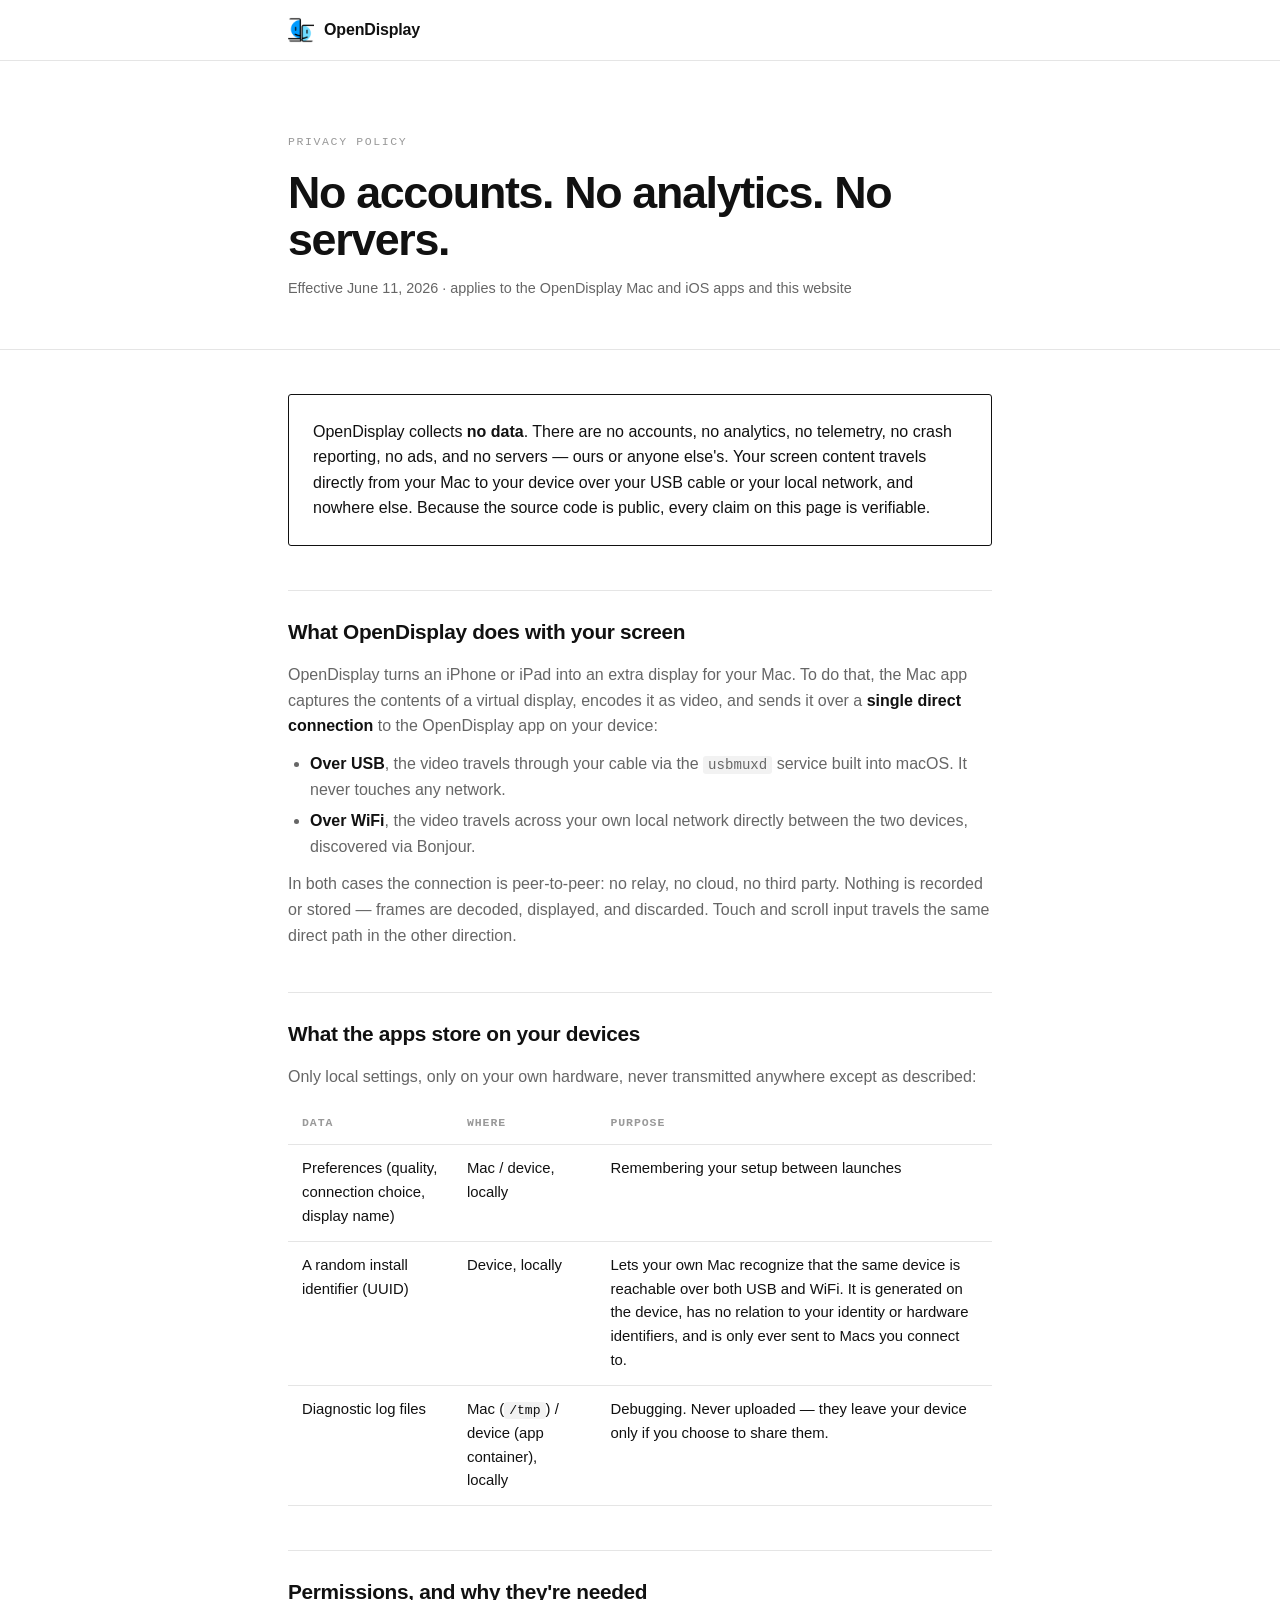
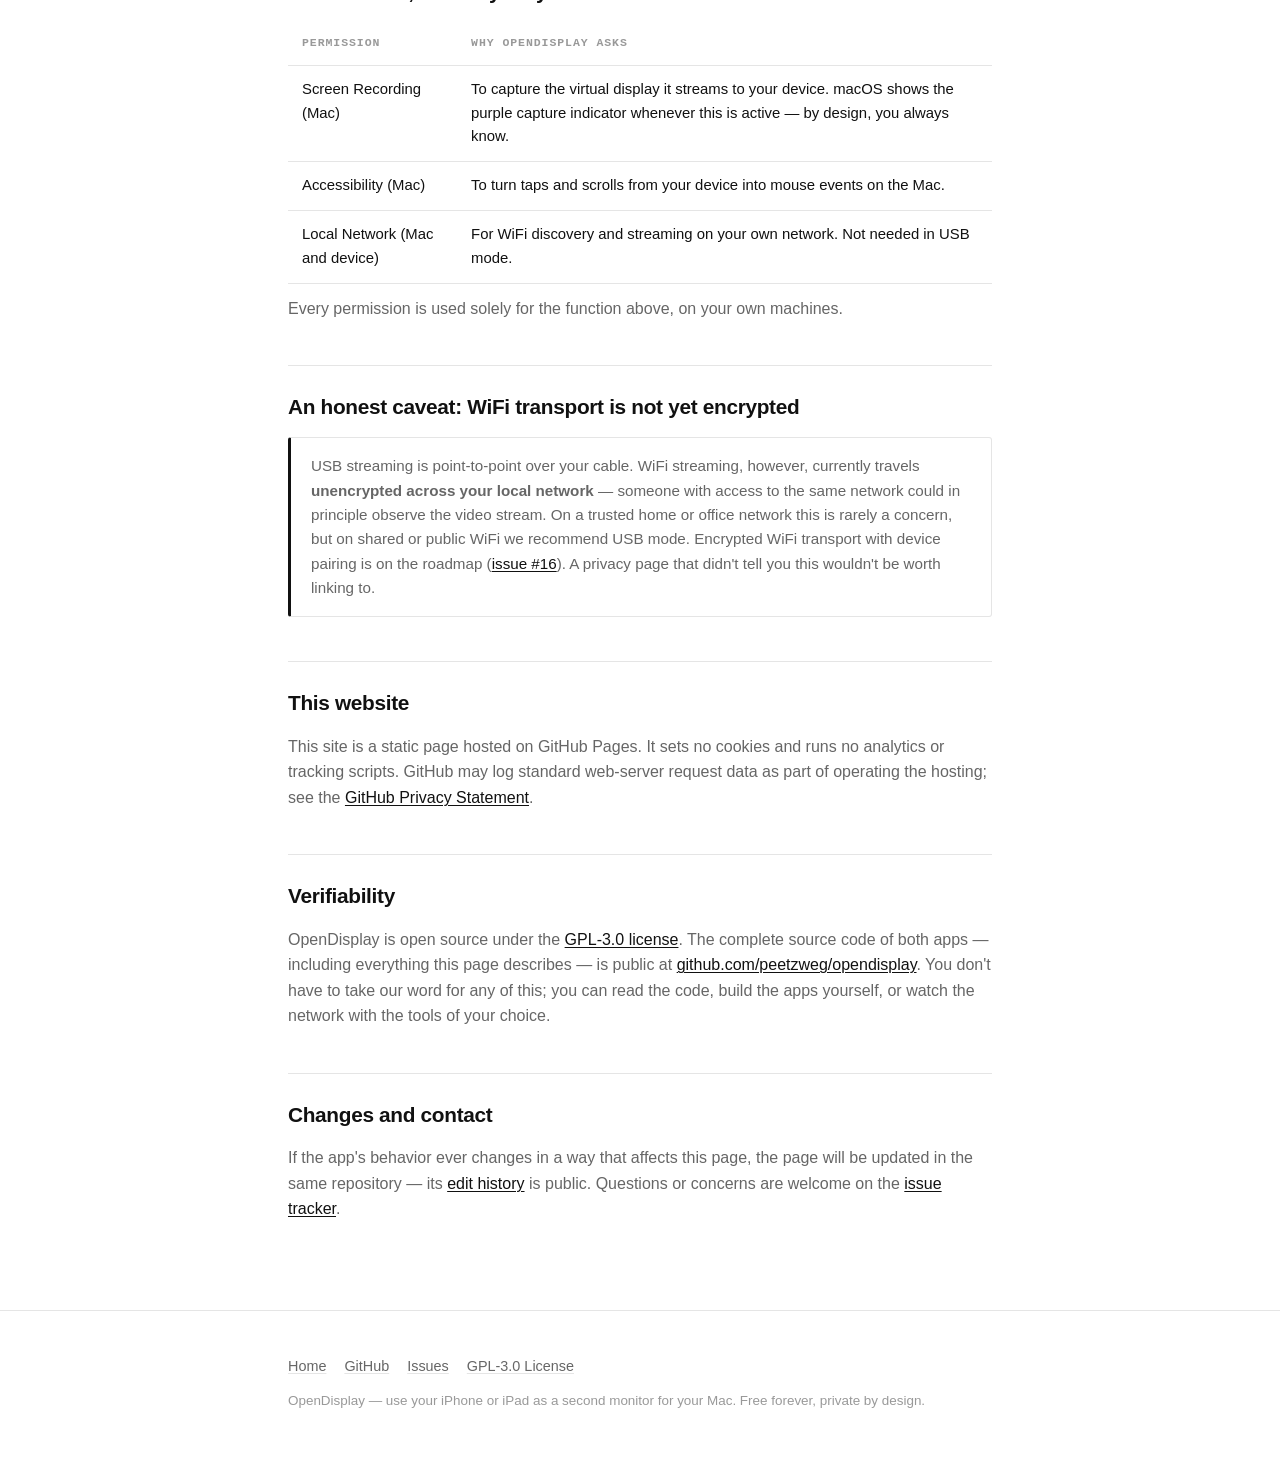
<file: public/privacy.html>
<!DOCTYPE html>
<html lang="en">
<head>
  <meta charset="utf-8" />
  <meta name="viewport" content="width=device-width, initial-scale=1" />
  <title>Privacy — OpenDisplay</title>
  <meta name="description" content="OpenDisplay's privacy policy: no data collection, no analytics, no accounts, no servers. Your screen content travels directly between your Mac and your device, over your cable or your local network." />
  <link rel="icon" type="image/png" href="icon-256.png" />
  <link rel="canonical" href="https://peetzweg.github.io/opendisplay/privacy.html" />
  <meta name="theme-color" content="#ffffff" />
  <style>
    :root {
      --bg: #ffffff;
      --fg: #111111;
      --muted: #666666;
      --faint: #999999;
      --line: #e5e5e5;
      --line-strong: #111111;
      --mono: ui-monospace, "SF Mono", Menlo, Consolas, monospace;
    }
    * { box-sizing: border-box; margin: 0; padding: 0; }
    html { -webkit-text-size-adjust: 100%; }
    body {
      font-family: -apple-system, BlinkMacSystemFont, "Segoe UI", Roboto, Helvetica, Arial, sans-serif;
      background: var(--bg); color: var(--fg); line-height: 1.6;
      font-size: 16px; -webkit-font-smoothing: antialiased;
    }
    .wrap { max-width: 760px; margin: 0 auto; padding: 0 28px; }
    a { color: var(--fg); text-decoration: underline; text-underline-offset: 2px;
        text-decoration-thickness: 1px; text-decoration-color: var(--line-strong); }
    a:hover { text-decoration-thickness: 2px; }

    nav { border-bottom: 1px solid var(--line); }
    nav .wrap { display: flex; align-items: center; gap: 10px; height: 60px; }
    nav .brand { display: flex; align-items: center; gap: 10px; font-weight: 600;
      letter-spacing: -0.01em; text-decoration: none; }
    nav .brand img { width: 26px; height: 26px; }

    header { padding: 72px 0 36px; border-bottom: 1px solid var(--line); }
    .eyebrow { font-family: var(--mono); font-size: 0.72rem; letter-spacing: 0.14em;
      text-transform: uppercase; color: var(--faint); margin-bottom: 18px; }
    h1 { font-size: clamp(2rem, 5vw, 2.8rem); letter-spacing: -0.03em; font-weight: 600;
      line-height: 1.05; }
    .updated { color: var(--muted); font-size: 0.9rem; margin-top: 14px; }
    main { padding: 16px 0 24px; }
    h2 { font-size: 1.3rem; margin: 44px 0 14px; letter-spacing: -0.015em; font-weight: 600;
      padding-top: 24px; border-top: 1px solid var(--line); }
    p, li { color: var(--muted); margin-bottom: 12px; }
    main > .wrap > p strong, li strong { color: var(--fg); }
    ul { padding-left: 22px; margin-bottom: 12px; }
    li { margin-bottom: 6px; }
    .tldr { border: 1px solid var(--line-strong); border-radius: 3px; padding: 24px;
      margin: 28px 0 8px; }
    .tldr p { margin-bottom: 0; color: var(--fg); }
    .note { border: 1px solid var(--line); border-left: 3px solid var(--line-strong);
      border-radius: 3px; padding: 16px 20px; color: var(--muted); font-size: 0.95rem; }
    .note p { margin-bottom: 0; }
    code { font-family: var(--mono); font-size: 0.88em;
      background: #f2f2f2; padding: 1px 5px; border-radius: 3px; }
    table { width: 100%; border-collapse: collapse; font-size: 0.93rem; margin-bottom: 12px; }
    th, td { padding: 12px 14px; text-align: left; border-bottom: 1px solid var(--line); vertical-align: top; }
    th { font-family: var(--mono); font-size: 0.72rem; letter-spacing: 0.08em;
      text-transform: uppercase; color: var(--faint); font-weight: 600; }
    footer { padding: 44px 0 56px; color: var(--muted); font-size: 0.9rem;
      border-top: 1px solid var(--line); margin-top: 52px; }
    footer .links { display: flex; flex-wrap: wrap; gap: 18px; margin-bottom: 12px; }
    footer a { color: var(--muted); text-decoration-color: var(--line); }
    footer .fine { color: var(--faint); font-size: 0.84rem; }
  </style>
</head>
<body>

<nav>
  <div class="wrap">
    <a class="brand" href="index.html">
      <img src="icon-256.png" alt="" /> OpenDisplay
    </a>
  </div>
</nav>

<header>
  <div class="wrap">
    <p class="eyebrow">Privacy policy</p>
    <h1>No accounts. No analytics. No servers.</h1>
    <p class="updated">Effective June 11, 2026 · applies to the OpenDisplay Mac and iOS apps and this website</p>
  </div>
</header>

<main>
  <div class="wrap">

    <div class="tldr">
      <p>OpenDisplay collects <strong>no data</strong>. There are no accounts, no analytics,
      no telemetry, no crash reporting, no ads, and no servers — ours or anyone else's.
      Your screen content travels directly from your Mac to your device over your USB
      cable or your local network, and nowhere else. Because the source code is public,
      every claim on this page is verifiable.</p>
    </div>

    <h2>What OpenDisplay does with your screen</h2>
    <p>OpenDisplay turns an iPhone or iPad into an extra display for your Mac. To do
    that, the Mac app captures the contents of a virtual display, encodes it as video,
    and sends it over a <strong>single direct connection</strong> to the OpenDisplay
    app on your device:</p>
    <ul>
      <li><strong>Over USB</strong>, the video travels through your cable via the
      <code>usbmuxd</code> service built into macOS. It never touches any network.</li>
      <li><strong>Over WiFi</strong>, the video travels across your own local network
      directly between the two devices, discovered via Bonjour.</li>
    </ul>
    <p>In both cases the connection is peer-to-peer: no relay, no cloud, no third
    party. Nothing is recorded or stored — frames are decoded, displayed, and
    discarded. Touch and scroll input travels the same direct path in the other
    direction.</p>

    <h2>What the apps store on your devices</h2>
    <p>Only local settings, only on your own hardware, never transmitted anywhere
    except as described:</p>
    <table>
      <tr><th>Data</th><th>Where</th><th>Purpose</th></tr>
      <tr><td>Preferences (quality, connection choice, display name)</td>
          <td>Mac / device, locally</td>
          <td>Remembering your setup between launches</td></tr>
      <tr><td>A random install identifier (UUID)</td>
          <td>Device, locally</td>
          <td>Lets your own Mac recognize that the same device is reachable over both
          USB and WiFi. It is generated on the device, has no relation to your
          identity or hardware identifiers, and is only ever sent to Macs you
          connect to.</td></tr>
      <tr><td>Diagnostic log files</td>
          <td>Mac (<code>/tmp</code>) / device (app container), locally</td>
          <td>Debugging. Never uploaded — they leave your device only if you choose
          to share them.</td></tr>
    </table>

    <h2>Permissions, and why they're needed</h2>
    <table>
      <tr><th>Permission</th><th>Why OpenDisplay asks</th></tr>
      <tr><td>Screen Recording (Mac)</td>
          <td>To capture the virtual display it streams to your device. macOS shows
          the purple capture indicator whenever this is active — by design, you
          always know.</td></tr>
      <tr><td>Accessibility (Mac)</td>
          <td>To turn taps and scrolls from your device into mouse events on the
          Mac.</td></tr>
      <tr><td>Local Network (Mac and device)</td>
          <td>For WiFi discovery and streaming on your own network. Not needed in
          USB mode.</td></tr>
    </table>
    <p>Every permission is used solely for the function above, on your own machines.</p>

    <h2>An honest caveat: WiFi transport is not yet encrypted</h2>
    <div class="note">
      <p>USB streaming is point-to-point over your cable. WiFi streaming, however,
      currently travels <strong>unencrypted across your local network</strong> —
      someone with access to the same network could in principle observe the video
      stream. On a trusted home or office network this is rarely a concern, but on
      shared or public WiFi we recommend USB mode. Encrypted WiFi transport with
      device pairing is on the roadmap
      (<a href="https://github.com/peetzweg/opendisplay/issues/16">issue&nbsp;#16</a>).
      A privacy page that didn't tell you this wouldn't be worth linking to.</p>
    </div>

    <h2>This website</h2>
    <p>This site is a static page hosted on GitHub Pages. It sets no cookies and
    runs no analytics or tracking scripts. GitHub may log standard web-server
    request data as part of operating the hosting; see the
    <a href="https://docs.github.com/site-policy/privacy-policies/github-general-privacy-statement">GitHub
    Privacy Statement</a>.</p>

    <h2>Verifiability</h2>
    <p>OpenDisplay is open source under the
    <a href="https://github.com/peetzweg/opendisplay/blob/main/LICENSE">GPL-3.0 license</a>.
    The complete source code of both apps — including everything this page
    describes — is public at
    <a href="https://github.com/peetzweg/opendisplay">github.com/peetzweg/opendisplay</a>.
    You don't have to take our word for any of this; you can read the code, build
    the apps yourself, or watch the network with the tools of your choice.</p>

    <h2>Changes and contact</h2>
    <p>If the app's behavior ever changes in a way that affects this page, the page
    will be updated in the same repository — its
    <a href="https://github.com/peetzweg/opendisplay/commits/main/docs/privacy.html">edit
    history</a> is public. Questions or concerns are welcome on the
    <a href="https://github.com/peetzweg/opendisplay/issues">issue tracker</a>.</p>

  </div>
</main>

<footer>
  <div class="wrap">
    <div class="links">
      <a href="index.html">Home</a>
      <a href="https://github.com/peetzweg/opendisplay">GitHub</a>
      <a href="https://github.com/peetzweg/opendisplay/issues">Issues</a>
      <a href="https://github.com/peetzweg/opendisplay/blob/main/LICENSE">GPL-3.0 License</a>
    </div>
    <p class="fine">OpenDisplay — use your iPhone or iPad as a second monitor for your Mac. Free forever, private by design.</p>
  </div>
</footer>

</body>
</html>
</file>
